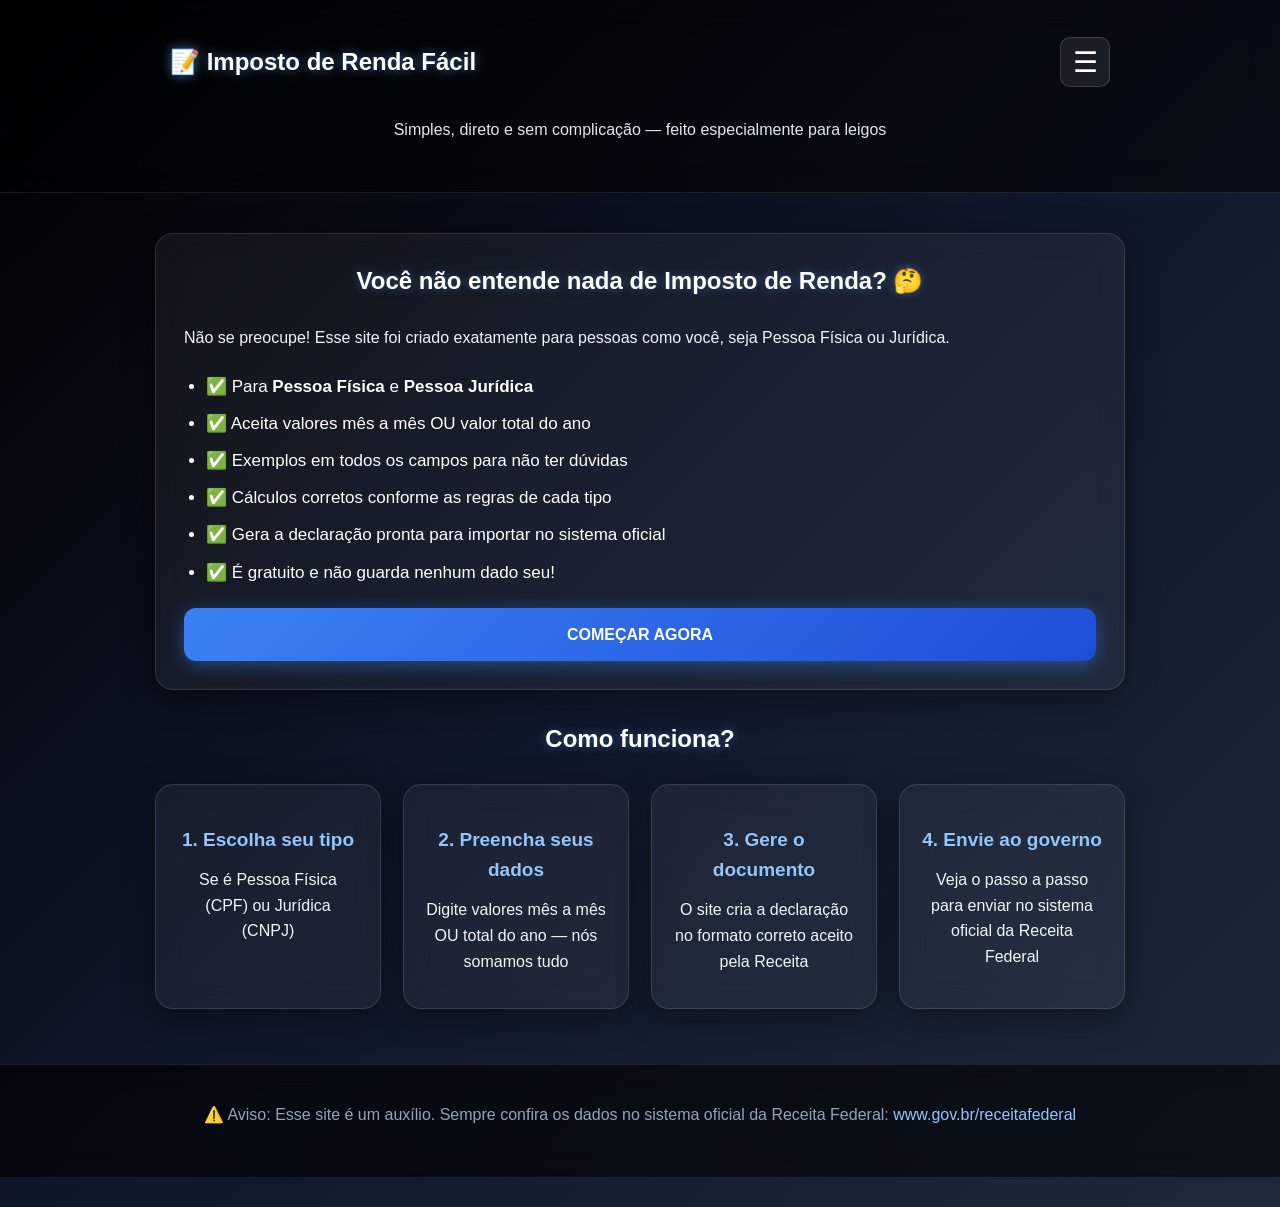
<file: index.html>
<!DOCTYPE html>
<html lang="pt-BR">
<head>
    <meta charset="UTF-8">
    <meta name="viewport" content="width=device-width, initial-scale=1.0">
    <title>Imposto de Renda Fácil - Para quem não entende nada</title>
    <link rel="stylesheet" href="estilo.css">
</head>
<body>
    <header>
        <div class="container">
            <div class="cabecalho-topo">
                <h1>📝 Imposto de Renda Fácil</h1>
                <button class="botao-menu" id="abrirMenu">☰</button>
            </div>

            <nav id="menuNavegacao" class="menu-escondido">
                <a href="index.html" class="ativo">Início</a>
                <a href="duvidas.html">Dúvidas Frequentes</a>
                <a href="preencher.html">Fazer minha Declaração</a>
                <a href="enviar.html">Como enviar ao Governo</a>
            </nav>

            <p>Simples, direto e sem complicação — feito especialmente para leigos</p>
        </div>
    </header>

    <main class="container">
        <section class="destaque glass">
            <h2>Você não entende nada de Imposto de Renda? 🤔</h2>
            <p>Não se preocupe! Esse site foi criado exatamente para pessoas como você, seja Pessoa Física ou Jurídica.</p>
            <ul>
                <li>✅ Para <strong>Pessoa Física</strong> e <strong>Pessoa Jurídica</strong></li>
                <li>✅ Aceita valores mês a mês OU valor total do ano</li>
                <li>✅ Exemplos em todos os campos para não ter dúvidas</li>
                <li>✅ Cálculos corretos conforme as regras de cada tipo</li>
                <li>✅ Gera a declaração pronta para importar no sistema oficial</li>
                <li>✅ É gratuito e não guarda nenhum dado seu!</li>
            </ul>
            <a href="preencher.html" class="botao-principal">COMEÇAR AGORA</a>
        </section>

        <section class="como-funciona">
            <h2>Como funciona?</h2>
            <div class="passos">
                <div class="passo glass">
                    <h3>1. Escolha seu tipo</h3>
                    <p>Se é Pessoa Física (CPF) ou Jurídica (CNPJ)</p>
                </div>
                <div class="passo glass">
                    <h3>2. Preencha seus dados</h3>
                    <p>Digite valores mês a mês OU total do ano — nós somamos tudo</p>
                </div>
                <div class="passo glass">
                    <h3>3. Gere o documento</h3>
                    <p>O site cria a declaração no formato correto aceito pela Receita</p>
                </div>
                <div class="passo glass">
                    <h3>4. Envie ao governo</h3>
                    <p>Veja o passo a passo para enviar no sistema oficial da Receita Federal</p>
                </div>
            </div>
        </section>
    </main>

    <footer>
        <div class="container">
            <p>⚠️ Aviso: Esse site é um auxílio. Sempre confira os dados no sistema oficial da Receita Federal: <a href="https://www.gov.br/receitafederal" target="_blank">www.gov.br/receitafederal</a></p>
        </div>
    </footer>

    <script src="script.js"></script>
</body>
</html>
</file>
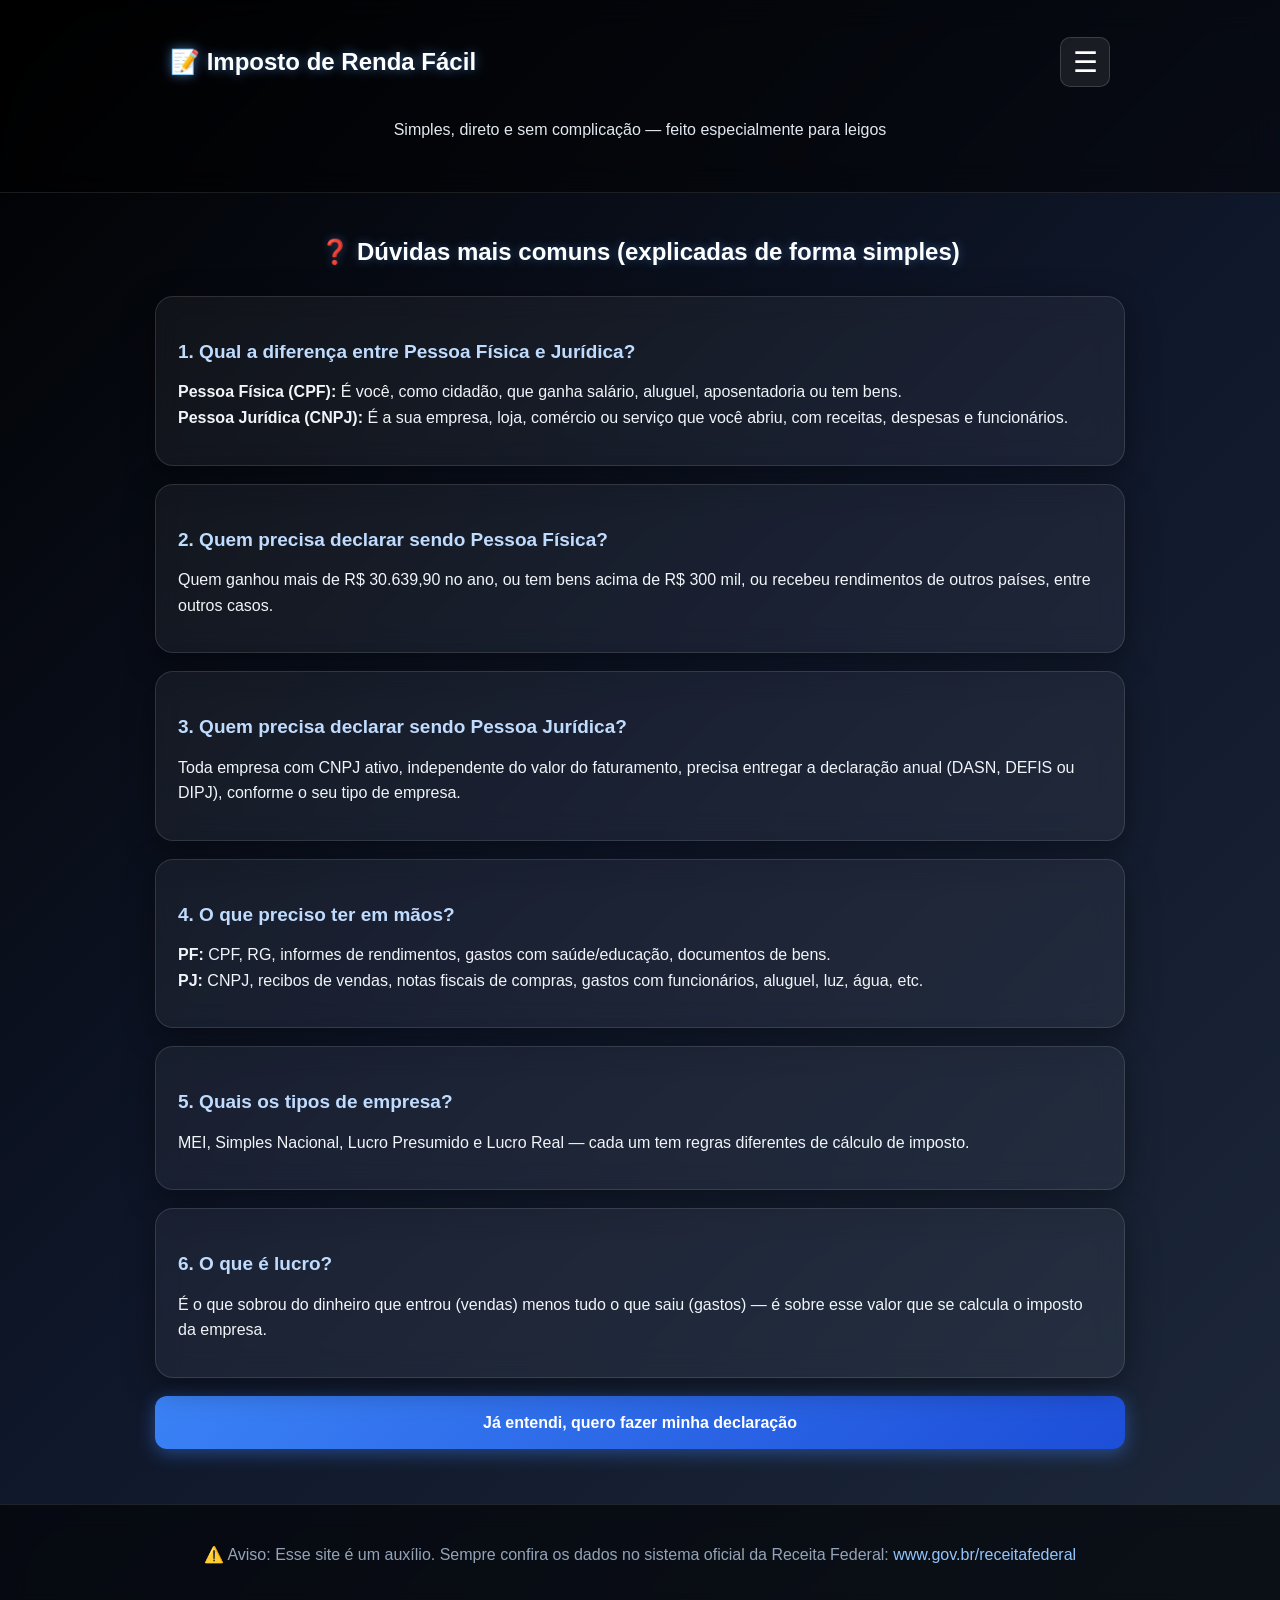
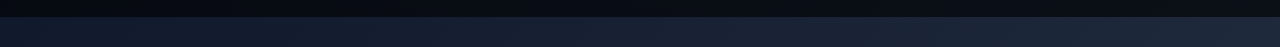
<file: duvidas.html>
<!DOCTYPE html>
<html lang="pt-BR">
<head>
    <meta charset="UTF-8">
    <meta name="viewport" content="width=device-width, initial-scale=1.0">
    <title>Dúvidas Frequentes - Imposto de Renda Fácil</title>
    <link rel="stylesheet" href="estilo.css">
</head>
<body>
    <header>
        <div class="container">
            <div class="cabecalho-topo">
                <h1>📝 Imposto de Renda Fácil</h1>
                <button class="botao-menu" id="abrirMenu">☰</button>
            </div>

            <nav id="menuNavegacao" class="menu-escondido">
                <a href="index.html">Início</a>
                <a href="duvidas.html" class="ativo">Dúvidas Frequentes</a>
                <a href="preencher.html">Fazer minha Declaração</a>
                <a href="enviar.html">Como enviar ao Governo</a>
            </nav>

            <p>Simples, direto e sem complicação — feito especialmente para leigos</p>
        </div>
    </header>

    <main class="container">
        <h2>❓ Dúvidas mais comuns (explicadas de forma simples)</h2>

        <div class="duvida glass">
            <h3>1. Qual a diferença entre Pessoa Física e Jurídica?</h3>
            <p><strong>Pessoa Física (CPF):</strong> É você, como cidadão, que ganha salário, aluguel, aposentadoria ou tem bens.<br>
            <strong>Pessoa Jurídica (CNPJ):</strong> É a sua empresa, loja, comércio ou serviço que você abriu, com receitas, despesas e funcionários.</p>
        </div>

        <div class="duvida glass">
            <h3>2. Quem precisa declarar sendo Pessoa Física?</h3>
            <p>Quem ganhou mais de R$ 30.639,90 no ano, ou tem bens acima de R$ 300 mil, ou recebeu rendimentos de outros países, entre outros casos.</p>
        </div>

        <div class="duvida glass">
            <h3>3. Quem precisa declarar sendo Pessoa Jurídica?</h3>
            <p>Toda empresa com CNPJ ativo, independente do valor do faturamento, precisa entregar a declaração anual (DASN, DEFIS ou DIPJ), conforme o seu tipo de empresa.</p>
        </div>

        <div class="duvida glass">
            <h3>4. O que preciso ter em mãos?</h3>
            <p><strong>PF:</strong> CPF, RG, informes de rendimentos, gastos com saúde/educação, documentos de bens.<br>
            <strong>PJ:</strong> CNPJ, recibos de vendas, notas fiscais de compras, gastos com funcionários, aluguel, luz, água, etc.</p>
        </div>

        <div class="duvida glass">
            <h3>5. Quais os tipos de empresa?</h3>
            <p>MEI, Simples Nacional, Lucro Presumido e Lucro Real — cada um tem regras diferentes de cálculo de imposto.</p>
        </div>

        <div class="duvida glass">
            <h3>6. O que é lucro?</h3>
            <p>É o que sobrou do dinheiro que entrou (vendas) menos tudo o que saiu (gastos) — é sobre esse valor que se calcula o imposto da empresa.</p>
        </div>

        <a href="preencher.html" class="botao-principal">Já entendi, quero fazer minha declaração</a>
    </main>

    <footer>
        <div class="container">
            <p>⚠️ Aviso: Esse site é um auxílio. Sempre confira os dados no sistema oficial da Receita Federal: <a href="https://www.gov.br/receitafederal" target="_blank">www.gov.br/receitafederal</a></p>
        </div>
    </footer>

    <script src="script.js"></script>
</body>
</html>
</file>
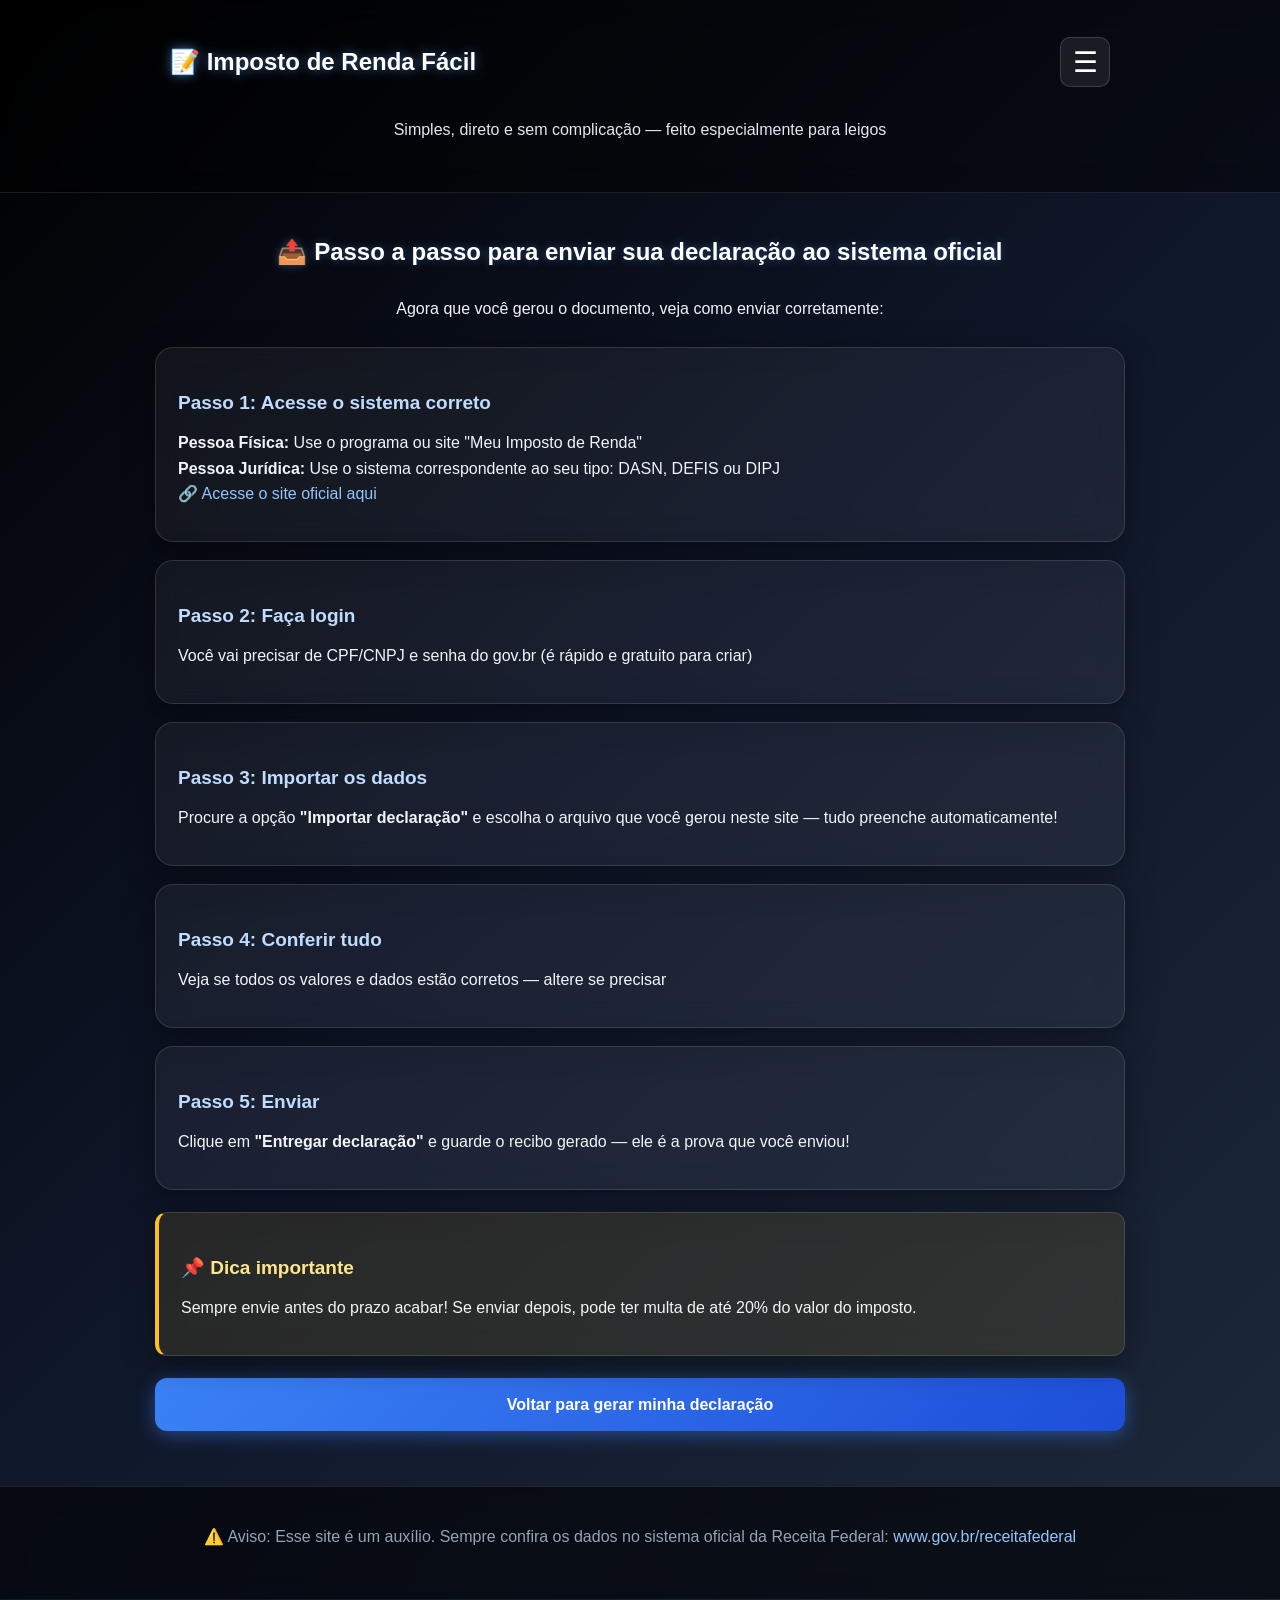
<file: enviar.html>
<!DOCTYPE html>
<html lang="pt-BR">
<head>
    <meta charset="UTF-8">
    <meta name="viewport" content="width=device-width, initial-scale=1.0">
    <title>Como Enviar - Imposto de Renda Fácil</title>
    <link rel="stylesheet" href="estilo.css">
</head>
<body>
    <header>
        <div class="container">
            <div class="cabecalho-topo">
                <h1>📝 Imposto de Renda Fácil</h1>
                <button class="botao-menu" id="abrirMenu">☰</button>
            </div>

            <nav id="menuNavegacao" class="menu-escondido">
                <a href="index.html">Início</a>
                <a href="duvidas.html">Dúvidas Frequentes</a>
                <a href="preencher.html">Fazer minha Declaração</a>
                <a href="enviar.html" class="ativo">Como enviar ao Governo</a>
            </nav>

            <p>Simples, direto e sem complicação — feito especialmente para leigos</p>
        </div>
    </header>

    <main class="container">
        <h2>📤 Passo a passo para enviar sua declaração ao sistema oficial</h2>
        <p style="text-align:center; margin-bottom:25px;">Agora que você gerou o documento, veja como enviar corretamente:</p>

        <div class="passo-enviar glass">
            <h3>Passo 1: Acesse o sistema correto</h3>
            <p><strong>Pessoa Física:</strong> Use o programa ou site "Meu Imposto de Renda"<br>
            <strong>Pessoa Jurídica:</strong> Use o sistema correspondente ao seu tipo: DASN, DEFIS ou DIPJ<br>
            <a href="https://www.gov.br/receitafederal" target="_blank">🔗 Acesse o site oficial aqui</a></p>
        </div>

        <div class="passo-enviar glass">
            <h3>Passo 2: Faça login</h3>
            <p>Você vai precisar de CPF/CNPJ e senha do gov.br (é rápido e gratuito para criar)</p>
        </div>

        <div class="passo-enviar glass">
            <h3>Passo 3: Importar os dados</h3>
            <p>Procure a opção <strong>"Importar declaração"</strong> e escolha o arquivo que você gerou neste site — tudo preenche automaticamente!</p>
        </div>

        <div class="passo-enviar glass">
            <h3>Passo 4: Conferir tudo</h3>
            <p>Veja se todos os valores e dados estão corretos — altere se precisar</p>
        </div>

        <div class="passo-enviar glass">
            <h3>Passo 5: Enviar</h3>
            <p>Clique em <strong>"Entregar declaração"</strong> e guarde o recibo gerado — ele é a prova que você enviou!</p>
        </div>

        <div class="aviso-final glass">
            <h3>📌 Dica importante</h3>
            <p>Sempre envie antes do prazo acabar! Se enviar depois, pode ter multa de até 20% do valor do imposto.</p>
        </div>

        <a href="preencher.html" class="botao-principal">Voltar para gerar minha declaração</a>
    </main>

    <footer>
        <div class="container">
            <p>⚠️ Aviso: Esse site é um auxílio. Sempre confira os dados no sistema oficial da Receita Federal: <a href="https://www.gov.br/receitafederal" target="_blank">www.gov.br/receitafederal</a></p>
        </div>
    </footer>

    <script src="script.js"></script>
</body>
</html>
</file>
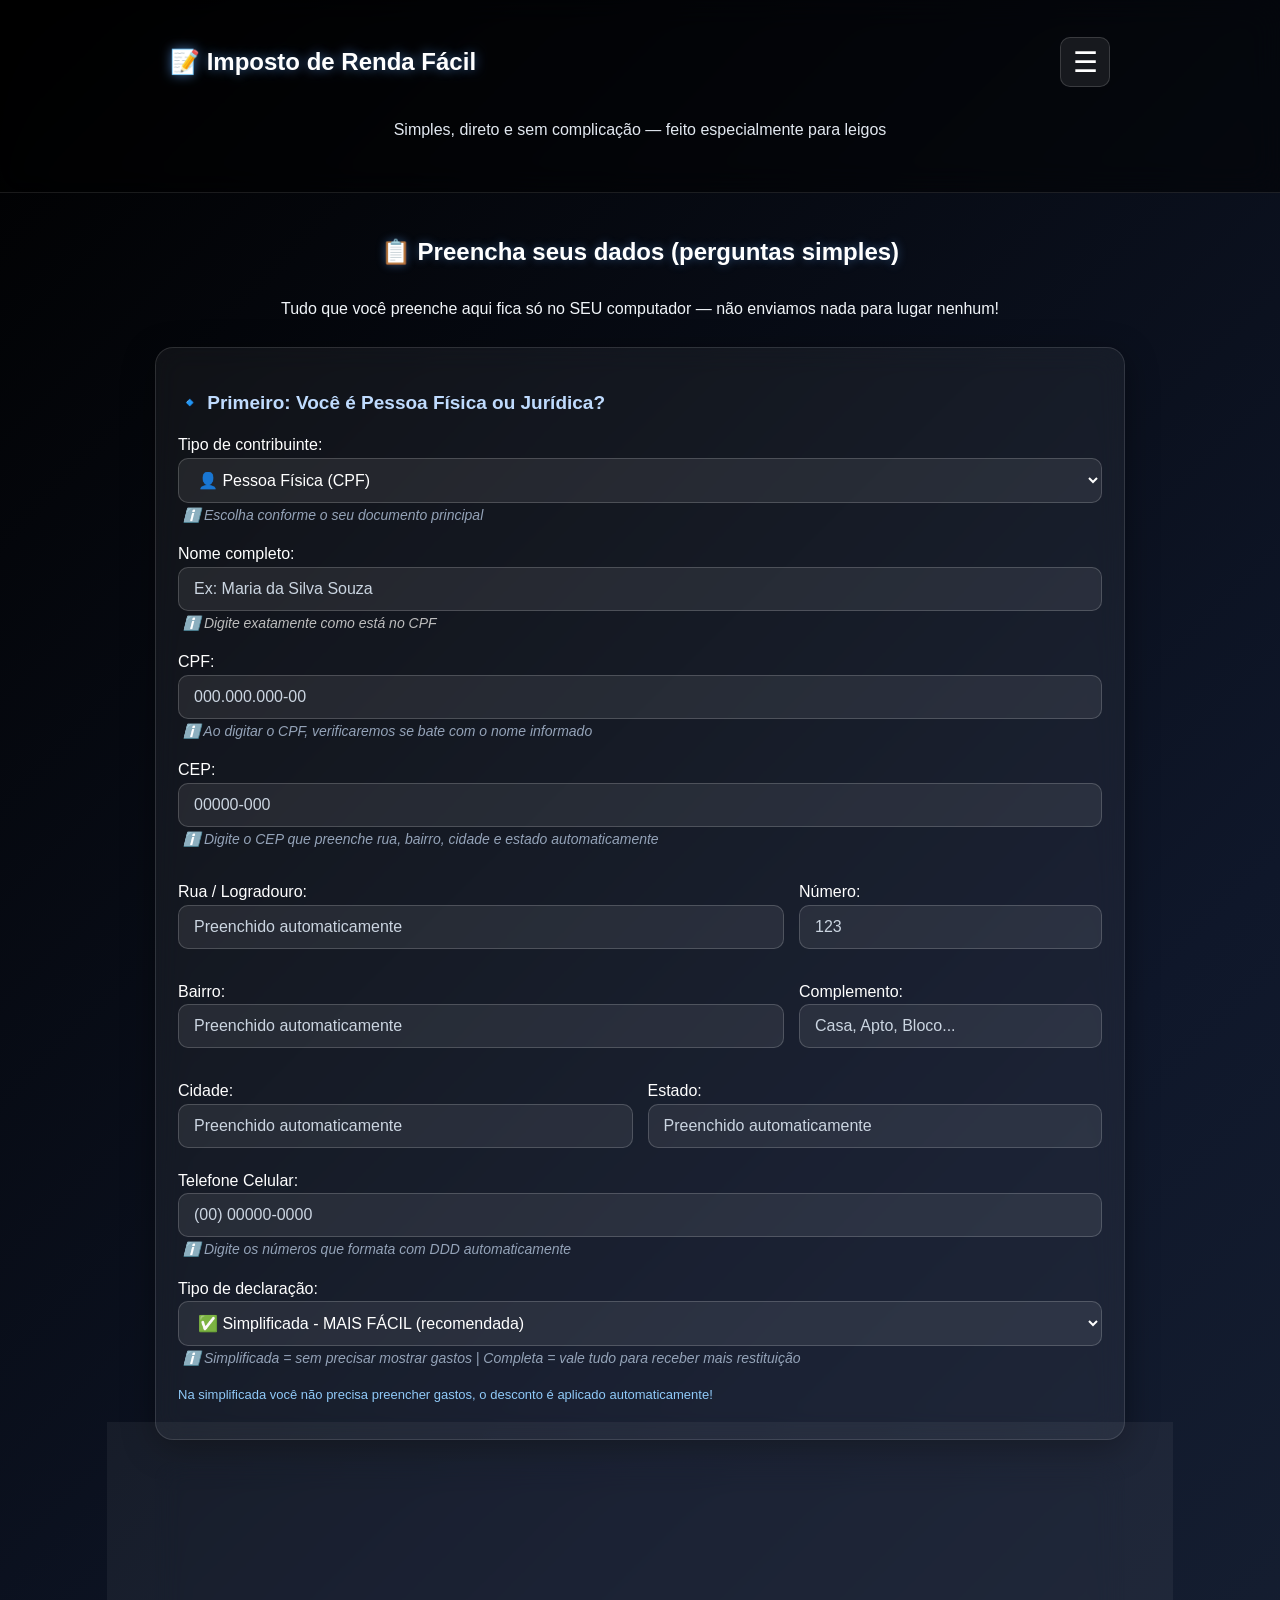
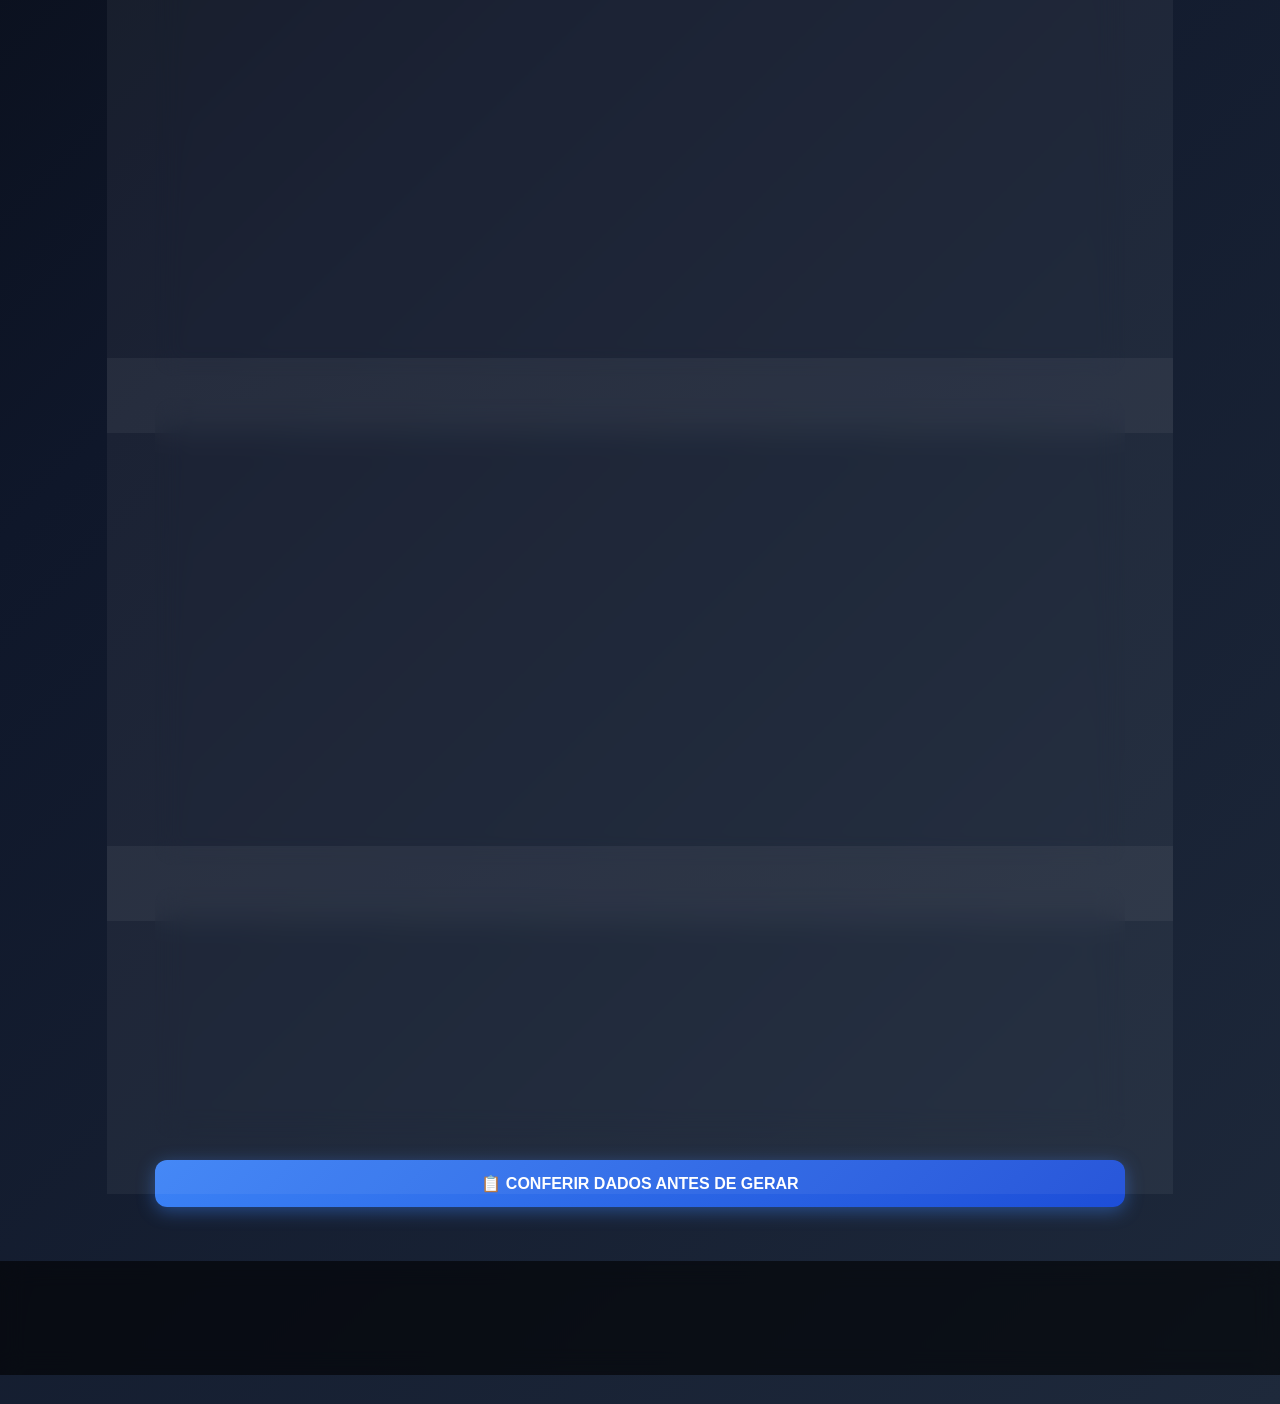
<file: preencher.html>
<!DOCTYPE html>
<html lang="pt-BR">
<head>
    <meta charset="UTF-8">
    <meta name="viewport" content="width=device-width, initial-scale=1.0">
    <title>Fazer Declaração - Imposto de Renda Fácil</title>
    <link rel="stylesheet" href="estilo.css">
</head>
<body>
    <header>
        <div class="container">
            <div class="cabecalho-topo">
                <h1>📝 Imposto de Renda Fácil</h1>
                <button class="botao-menu" id="abrirMenu">☰</button>
            </div>

            <nav id="menuNavegacao" class="menu-escondido">
                <a href="index.html">Início</a>
                <a href="duvidas.html">Dúvidas Frequentes</a>
                <a href="preencher.html" class="ativo">Fazer minha Declaração</a>
                <a href="enviar.html">Como enviar ao Governo</a>
            </nav>

            <p>Simples, direto e sem complicação — feito especialmente para leigos</p>
        </div>
    </header>

    <main class="container">
        <h2>📋 Preencha seus dados (perguntas simples)</h2>
        <p style="text-align:center; margin-bottom:25px;">Tudo que você preenche aqui fica só no SEU computador — não enviamos nada para lugar nenhum!</p>

        <!-- FORMULÁRIO DE PREENCHIMENTO -->
        <form id="formulario">
            <!-- ESCOLHA DO TIPO -->
            <div class="bloco-form glass">
                <h3>🔹 Primeiro: Você é Pessoa Física ou Jurídica?</h3>
                <label>Tipo de contribuinte:
                    <select id="tipo_contribuinte">
                        <option value="fisica">👤 Pessoa Física (CPF)</option>
                        <option value="juridica">🏢 Pessoa Jurídica (CNPJ)</option>
                    </select>
                </label>
                <p class="exemplo">ℹ️ Escolha conforme o seu documento principal</p>

                <!-- CAMPOS QUE MUDAM CONFORME A ESCOLHA -->
                <div id="campos_fisica">
                    <label>Nome completo:
                        <input type="text" id="nome" required placeholder="Ex: Maria da Silva Souza">
                    </label>
                    <p id="aviso_nome" class="exemplo" style="color:#bdbdbd;">ℹ️ Digite exatamente como está no CPF</p>

                    <label>CPF:
                        <input type="text" id="cpf" maxlength="14" required placeholder="000.000.000-00">
                    </label>
                    <p id="aviso_cpf" class="exemplo">ℹ️ Ao digitar o CPF, verificaremos se bate com o nome informado</p>
                </div>

                <div id="campos_juridica" style="display:none;">
                    <label>Nome da empresa:
                        <input type="text" id="razao_social" placeholder="Ex: Loja de Roupas Bem Bonita LTDA">
                    </label>
                    <p class="exemplo">ℹ️ Nome oficial registrado na Receita</p>

                    <label>Nome fantasia (se tiver):
                        <input type="text" id="nome_fantasia" placeholder="Ex: Loja Bonita">
                    </label>
                    <p class="exemplo">ℹ️ Nome popular da sua empresa</p>

                    <label>CNPJ:
                        <input type="text" id="cnpj" maxlength="18" placeholder="00.000.000/0000-00">
                    </label>
                    <p class="exemplo">ℹ️ Digite os números que formata automático</p>

                    <label>Tipo de empresa:
                        <select id="tipo_empresa">
                            <option value="mei">MEI - Microempreendedor Individual</option>
                            <option value="simples">Simples Nacional</option>
                            <option value="presumido">Lucro Presumido</option>
                            <option value="real">Lucro Real</option>
                        </select>
                    </label>
                    <p class="exemplo">ℹ️ Verifique no seu cadastro qual é o seu tipo</p>
                </div>

                <!-- CEP E ENDEREÇO AUTOMÁTICO -->
                <label>CEP:
                    <input type="text" id="cep" maxlength="9" required placeholder="00000-000">
                </label>
                <p class="exemplo">ℹ️ Digite o CEP que preenche rua, bairro, cidade e estado automaticamente</p>

                <div style="display:grid; grid-template-columns:2fr 1fr; gap:15px; margin-top:10px;">
                    <div>
                        <label>Rua / Logradouro:
                            <input type="text" id="rua" required readonly placeholder="Preenchido automaticamente">
                        </label>
                    </div>
                    <div>
                        <label>Número:
                            <input type="text" id="numero" required placeholder="123">
                        </label>
                    </div>
                </div>

                <div style="display:grid; grid-template-columns:2fr 1fr; gap:15px; margin-top:10px;">
                    <div>
                        <label>Bairro:
                            <input type="text" id="bairro" required readonly placeholder="Preenchido automaticamente">
                        </label>
                    </div>
                    <div>
                        <label>Complemento:
                            <input type="text" id="complemento" placeholder="Casa, Apto, Bloco...">
                        </label>
                    </div>
                </div>

                <div style="display:grid; grid-template-columns:1fr 1fr; gap:15px; margin-top:10px;">
                    <div>
                        <label>Cidade:
                            <input type="text" id="cidade" required readonly placeholder="Preenchido automaticamente">
                        </label>
                    </div>
                    <div>
                        <label>Estado:
                            <input type="text" id="estado" required readonly placeholder="Preenchido automaticamente">
                        </label>
                    </div>
                </div>

                <label>Telefone Celular:
                    <input type="text" id="telefone" maxlength="15" required placeholder="(00) 00000-0000">
                </label>
                <p class="exemplo">ℹ️ Digite os números que formata com DDD automaticamente</p>

                <!-- SÓ APARECE PARA PF -->
                <div id="opcao_declaracao">
                    <label>Tipo de declaração:
                        <select id="tipo">
                            <option value="simplificada">✅ Simplificada - MAIS FÁCIL (recomendada)</option>
                            <option value="completa">📋 Completa - PODE DAR MAIS DINHEIRO DE VOLTA</option>
                        </select>
                    </label>
                    <p class="exemplo">ℹ️ Simplificada = sem precisar mostrar gastos | Completa = vale tudo para receber mais restituição</p>
                    <p id="aviso_simplificada" style="font-size:13px; color:#90caf9; margin-top:5px;">Na simplificada você não precisa preencher gastos, o desconto é aplicado automaticamente!</p>
                </div>
            </div>

            <!-- RENDIMENTOS / RECEITAS -->
            <div class="bloco-form glass">
                <h3 id="titulo_rendimento">💰 Quanto ganhou no ano todo?</h3>
                <p style="font-size:14px; color:#bdbdbd;">💡 Você pode digitar o valor TOTAL OU CADA VALOR MÊS A MÊS (separe por vírgula)</p>

                <div id="campos_pf">
                    <label>Rendimento do trabalho (salário, FGTS, etc):
                        <input type="text" id="rendimento_trabalho" class="campo-valor" placeholder="R$ 0,00">
                    </label>
                    <p class="exemplo">ℹ️ Valores que recebeu do seu emprego</p>

                    <label>Rendimento de aluguel:
                        <input type="text" id="rendimento_aluguel" class="campo-valor" placeholder="R$ 0,00">
                    </label>
                    <p class="exemplo">ℹ️ Dinheiro que recebeu por alugar casa, carro ou terreno</p>

                    <label>Outros rendimentos (aposentadoria, pensão, etc):
                        <input type="text" id="rendimento_outros" class="campo-valor" placeholder="R$ 0,00">
                    </label>
                    <p class="exemplo">ℹ️ Aposentadoria, pensão, prêmios ou outros ganhos</p>
                </div>

                <div id="campos_pj" style="display:none;">
                    <label>Total de vendas e serviços prestados:
                        <input type="text" id="receita_bruta" class="campo-valor" placeholder="R$ 0,00">
                    </label>
                    <p class="exemplo">ℹ️ Todo dinheiro que entrou na empresa, sem tirar nada</p>

                    <label>Outras receitas (juros, aluguéis):
                        <input type="text" id="outras_receitas" class="campo-valor" placeholder="R$ 0,00">
                    </label>
                    <p class="exemplo">ℹ️ Dinheiro que veio de outras formas que não são vendas</p>
                </div>

                <button type="button" id="verificar_obrigacao" class="botao-principal laranja">🔍 VERIFICAR SE PRECISO DECLARAR</button>
            </div>

            <!-- GASTOS / DESPESAS -->
            <div class="bloco-form glass" id="bloco_gastos">
                <h3 id="titulo_gastos">💸 Gastos que podem ser abatidos</h3>
                <p style="font-size:14px; color:#bdbdbd;">💡 Digite cada valor separado ou o total do ano</p>

                <div id="gastos_pf">
                    <label>Gastos com saúde (médico, remédio, plano):
                        <input type="text" id="gasto_saude" class="campo-valor" placeholder="R$ 0,00">
                    </label>
                    <p class="exemplo">ℹ️ Só vale se tiver nota fiscal com o seu nome</p>

                    <label>Gastos com educação (escola, faculdade):
                        <input type="text" id="gasto_educacao" class="campo-valor" placeholder="R$ 0,00">
                    </label>
                    <p class="exemplo">ℹ️ Mensalidades, cursos e materiais</p>

                    <label>Quantidade de dependentes:
                        <input type="number" id="qtd_dependentes" min="0" value="0" placeholder="0">
                    </label>
                    <p class="exemplo">ℹ️ Filhos, pais, irmãos que dependem do seu dinheiro</p>
                </div>

                <div id="gastos_pj" style="display:none;">
                    <label>Gastos com mercadorias para revenda:
                        <input type="text" id="custo_mercadorias" class="campo-valor" placeholder="R$ 0,00">
                    </label>
                    <p class="exemplo">ℹ️ Dinheiro gasto para comprar o que você vai vender</p>

                    <label>Gastos com funcionários (salários, FGTS):
                        <input type="text" id="gastos_funcionarios" class="campo-valor" placeholder="R$ 0,00">
                    </label>
                    <p class="exemplo">ℹ️ Tudo pago para quem trabalha na empresa</p>

                    <label>Gastos com aluguel, luz, água, internet:
                        <input type="text" id="gastos_operacionais" class="campo-valor" placeholder="R$ 0,00">
                    </label>
                    <p class="exemplo">ℹ️ Gastos necessários para manter a empresa funcionando</p>

                    <label>Outras despesas:
                        <input type="text" id="outras_despesas" class="campo-valor" placeholder="R$ 0,00">
                    </label>
                    <p class="exemplo">ℹ️ Qualquer outro gasto que teve com a empresa</p>
                </div>
            </div>

            <!-- BENS / ATIVOS -->
            <div class="bloco-form glass">
                <h3 id="titulo_bens">🏠 Bens ou valores que você tem</h3>
                <p style="font-size:14px; color:#bdbdbd;">💡 Digite cada valor separado ou o total</p>

                <div id="bens_pf">
                    <label>Valor total de todos os bens:
                        <input type="text" id="valor_bens" class="campo-valor" placeholder="R$ 0,00">
                    </label>
                    <p class="exemplo">ℹ️ Casa, carro, terreno, dinheiro guardado, etc</p>
                </div>

                <div id="bens_pj" style="display:none;">
                    <label>Valor total de bens da empresa:
                        <input type="text" id="valor_ativos" class="campo-valor" placeholder="R$ 0,00">
                    </label>
                    <p class="exemplo">ℹ️ Equipamentos, móveis, estoque, dinheiro em conta</p>

                    <label>Dívidas e valores a pagar:
                        <input type="text" id="valor_passivos" class="campo-valor" placeholder="R$ 0,00">
                    </label>
                    <p class="exemplo">ℹ️ O que a empresa deve para bancos, fornecedores, etc</p>
                </div>
            </div>

            <button type="submit" id="botao_conferir" class="botao-principal" disabled>📋 CONFERIR DADOS ANTES DE GERAR</button>
        </form>

        <!-- ÁREA DE CONFERÊNCIA / RESUMO -->
        <div id="area_conferencia" class="resultado glass" style="display:none;">
            <div class="cabecalho-conferencia">
                <h2>✅ CONFIRA SEUS DADOS ANTES DE FINALIZAR</h2>
                <p style="text-align:center; color:#93c5fd; margin-bottom:20px;">Veja tudo que preencheu e os cálculos feitos. Se tiver errado, volte e edite!</p>
            </div>

            <div id="conteudo_resumo"></div>

            <div class="botoes-acao" style="display:flex; gap:15px; flex-wrap:wrap; margin-top:25px;">
                <button type="button" id="voltar_editar" class="botao-principal azul-claro">✏️ VOLTAR E EDITAR DADOS</button>
                <button type="button" id="gerar_arquivo" class="botao-principal">📥 GERAR ARQUIVO PARA A RECEITA</button>
            </div>
        </div>

        <!-- ÁREA DO ARQUIVO FINAL -->
        <div id="area_final" class="resultado glass" style="display:none;"></div>
    </main>

    <footer>
        <div class="container">
            <p>⚠️ Aviso: Esse site é um auxílio. Sempre confira os dados no sistema oficial da Receita Federal: <a href="https://www.gov.br/receitafederal" target="_blank">www.gov.br/receitafederal</a></p>
        </div>
    </footer>

    <script src="script.js"></script>
</body>
</html>
</file>
<file: estilo.css>
/* ===== CONFIGURAÇÕES GERAIS ===== */
* {
    margin: 0;
    padding: 0;
    box-sizing: border-box;
    font-family: 'Segoe UI', Roboto, Oxygen, Ubuntu, Cantarell, sans-serif;
}

body {
    background: linear-gradient(135deg, #000000, #0f172a, #1e293b);
    min-height: 100vh;
    color: #f8fafc;
    line-height: 1.6;
    padding-bottom: 30px;
}

.container {
    width: 92%;
    max-width: 1000px;
    margin: 0 auto;
    padding: 15px;
}

/* ===== EFEITO VIDRO (GLASSMORPHISM) ===== */
.glass {
    background: rgba(255, 255, 255, 0.05);
    backdrop-filter: blur(14px);
    -webkit-backdrop-filter: blur(14px);
    border: 1px solid rgba(255, 255, 255, 0.12);
    border-radius: 18px;
    box-shadow: 0 8px 32px rgba(0, 0, 0, 0.4);
}

/* ===== CABEÇALHO E MENU RECOLHIDO ===== */
header {
    background: rgba(0, 0, 0, 0.5);
    backdrop-filter: blur(15px);
    -webkit-backdrop-filter: blur(15px);
    border-bottom: 1px solid rgba(255, 255, 255, 0.1);
    padding: 22px 0;
    margin-bottom: 25px;
}

.cabecalho-topo {
    display: flex;
    justify-content: space-between;
    align-items: center;
    padding: 0 15px;
    margin-bottom: 15px;
}

header h1 {
    font-size: 24px;
    color: #ffffff;
    text-shadow: 0 0 12px rgba(96, 165, 250, 0.6);
}

.botao-menu {
    font-size: 28px;
    background: rgba(255, 255, 255, 0.08);
    border: 1px solid rgba(255, 255, 255, 0.15);
    color: white;
    border-radius: 10px;
    width: 50px;
    height: 50px;
    cursor: pointer;
    display: flex;
    align-items: center;
    justify-content: center;
    transition: all 0.3s;
}

.botao-menu:hover {
    background: rgba(96, 165, 250, 0.25);
    box-shadow: 0 0 15px rgba(96, 165, 250, 0.4);
}

/* Menu escondido */
.menu-escondido {
    max-height: 0;
    overflow: hidden;
    transition: max-height 0.4s ease;
    text-align: center;
}

.menu-aberto {
    max-height: 400px;
}

nav a {
    color: #ffffff;
    text-decoration: none;
    padding: 14px 18px;
    margin: 8px auto;
    display: block;
    border-radius: 12px;
    background: rgba(255, 255, 255, 0.06);
    border: 1px solid rgba(255, 255, 255, 0.15);
    transition: all 0.3s ease;
    font-weight: 500;
    max-width: 280px;
}

nav a.ativo, nav a:hover {
    background: rgba(96, 165, 250, 0.25);
    border-color: rgba(96, 165, 250, 0.5);
    box-shadow: 0 0 18px rgba(96, 165, 250, 0.4);
    color: #ffffff;
}

header p {
    font-size: 16px;
    color: #e2e8f0;
    margin-top: 15px;
    padding: 0 10px;
    text-align: center;
}

/* ===== CONTEÚDO PRINCIPAL ===== */
main {
    padding: 10px 0;
}

h2 {
    color: #ffffff;
    margin-bottom: 25px;
    text-align: center;
    font-size: 24px;
    text-shadow: 0 0 10px rgba(96, 165, 250, 0.4);
}

h3 {
    color: #bfdbfe;
    margin: 18px 0 12px;
    font-size: 19px;
}

p {
    color: #f1f5f9;
    margin-bottom: 12px;
    font-size: 16px;
}

/* 📌 TEXTO DE EXEMPLO ABAIXO DOS CAMPOS */
.exemplo {
    font-size: 14px;
    color: #94a3b8;
    margin-top: -5px;
    margin-bottom: 15px;
    padding-left: 5px;
    font-style: italic;
}

/* ===== DESTAQUE ===== */
.destaque {
    padding: 28px;
    margin-bottom: 30px;
}

.destaque ul {
    margin: 22px 0;
    padding-left: 22px;
}

.destaque li {
    margin-bottom: 10px;
    font-size: 17px;
    color: #ffffff;
}

/* ===== BOTÕES ===== */
.botao-principal {
    display: block;
    width: 100%;
    padding: 14px 28px;
    text-decoration: none;
    border-radius: 12px;
    font-weight: 600;
    margin-top: 15px;
    border: none;
    cursor: pointer;
    font-size: 16px;
    transition: all 0.3s ease;
    background: linear-gradient(135deg, #3b82f6, #1d4ed8);
    color: #ffffff;
    box-shadow: 0 4px 18px rgba(59, 130, 246, 0.45);
    text-align: center;
}

.botao-principal:hover {
    transform: translateY(-2px);
    box-shadow: 0 6px 22px rgba(59, 130, 246, 0.65);
    color: #ffffff;
}

.botao-principal.laranja {
    background: linear-gradient(135deg, #f97316, #ea580c);
    box-shadow: 0 4px 18px rgba(249, 115, 22, 0.45);
}

.botao-principal.laranja:hover {
    box-shadow: 0 6px 22px rgba(249, 115, 22, 0.65);
}

.botao-principal.azul-claro {
    background: linear-gradient(135deg, #0ea5e9, #0284c7);
    box-shadow: 0 4px 18px rgba(14, 165, 233, 0.45);
}

.botao-principal.azul-claro:hover {
    box-shadow: 0 6px 22px rgba(14, 165, 233, 0.65);
}

/* ===== PASSOS ===== */
.como-funciona .passos {
    display: grid;
    grid-template-columns: repeat(auto-fit, minmax(220px, 1fr));
    gap: 22px;
    margin-top: 22px;
}

.passo {
    padding: 22px;
    text-align: center;
}

.passo h3 {
    color: #93c5fd;
}

/* ===== DÚVIDAS ===== */
.duvida {
    padding: 22px;
    margin-bottom: 18px;
}

.duvida p {
    color: #f1f5f9;
}

/* ===== FORMULÁRIO ===== */
.bloco-form {
    padding: 22px;
    margin-bottom: 22px;
}

label {
    display: block;
    margin: 14px 0 6px;
    font-weight: 500;
    color: #ffffff;
    font-size: 16px;
}

input, select {
    width: 100%;
    padding: 12px 15px;
    border-radius: 10px;
    font-size: 16px;
    background: rgba(255, 255, 255, 0.08);
    border: 1px solid rgba(255, 255, 255, 0.18);
    color: #ffffff;
    outline: none;
    transition: all 0.3s ease;
}

input::placeholder {
    color: #cbd5e1;
}

input:focus, select:focus {
    border-color: #60a5fa;
    box-shadow: 0 0 14px rgba(96, 165, 250, 0.45);
    background: rgba(255, 255, 255, 0.12);
}

select option {
    background: #0f172a;
    color: #ffffff;
}

.resultado {
    margin-top: 30px;
    padding: 28px;
    display: none;
}

textarea {
    width: 100%;
    height: 260px;
    padding: 15px;
    border-radius: 10px;
    background: rgba(0, 0, 0, 0.4);
    border: 1px solid rgba(255, 255, 255, 0.18);
    color: #bfdbfe;
    font-size: 14px;
    resize: vertical;
}

/* ===== PÁGINA ENVIAR ===== */
.passo-enviar {
    padding: 22px;
    margin-bottom: 18px;
}

.aviso-final {
    background: rgba(251, 191, 36, 0.1);
    border-left: 4px solid #fbbf24;
    padding: 22px;
    border-radius: 12px;
    margin: 22px 0;
}

.aviso-final h3 {
    color: #fde68a;
}

a {
    color: #93c5fd;
    text-decoration: none;
    font-weight: 500;
    transition: color 0.3s;
}

a:hover {
    color: #ffffff;
    text-shadow: 0 0 10px rgba(147, 197, 253, 0.5);
}

/* ===== RODAPÉ ===== */
footer {
    background: rgba(0, 0, 0, 0.6);
    backdrop-filter: blur(12px);
    -webkit-backdrop-filter: blur(12px);
    border-top: 1px solid rgba(255, 255, 255, 0.1);
    text-align: center;
    padding: 22px 0;
    font-size: 14px;
    margin-top: 40px;
}

footer p {
    color: #94a3b8;
}

/* ===== 📱 RESPONSIVIDADE ===== */
@media (max-width: 600px) {
    .container {
        width: 95%;
        padding: 10px;
    }

    header h1 {
        font-size: 20px;
    }

    .botao-menu {
        width: 45px;
        height: 45px;
        font-size: 24px;
    }

    header p {
        font-size: 15px;
    }

    h2 {
        font-size: 21px;
    }

    h3 {
        font-size: 17px;
    }

    p, label, .exemplo {
        font-size: 15px;
    }

    .botao-principal {
        font-size: 15px;
        padding: 13px 20px;
    }

    .destaque, .duvida, .bloco-form, .passo-enviar, .passo, .resultado {
        padding: 20px;
    }

    textarea {
        height: 220px;
        font-size: 13px;
    }
}
</file>
